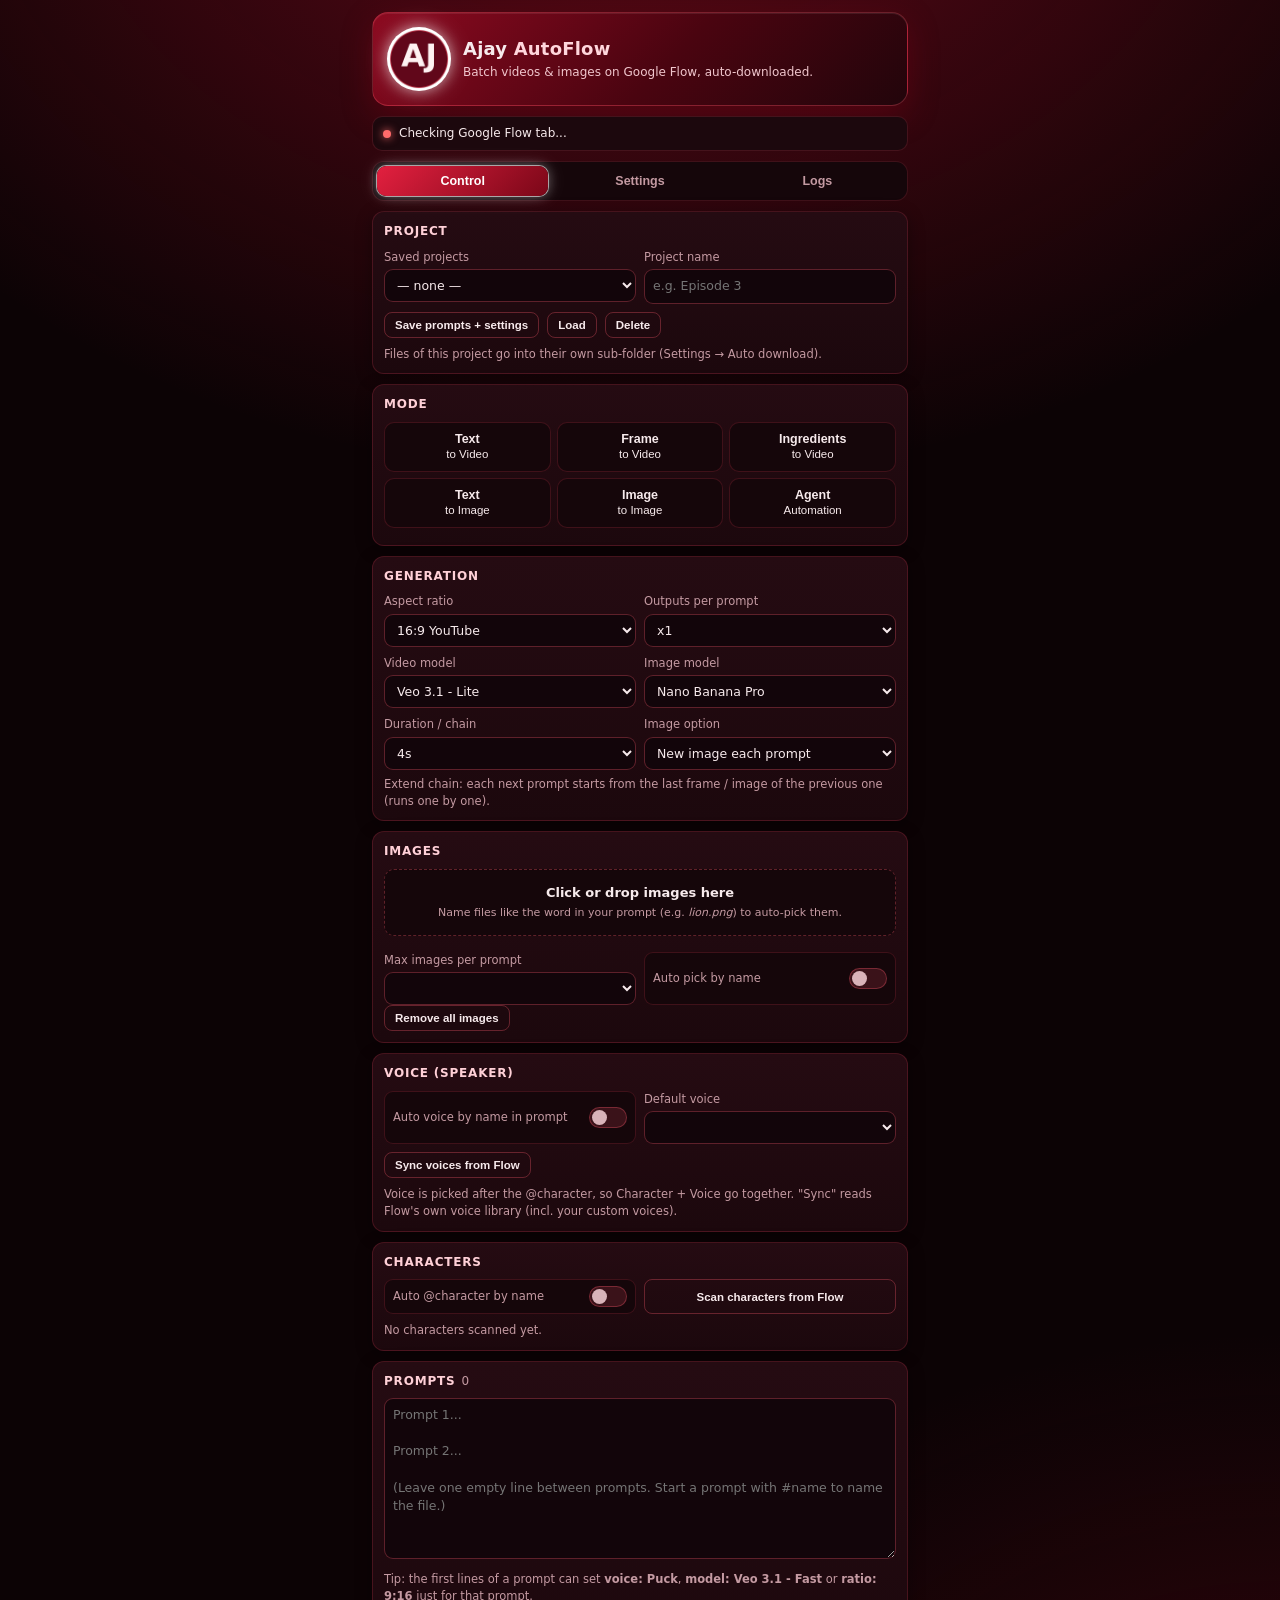
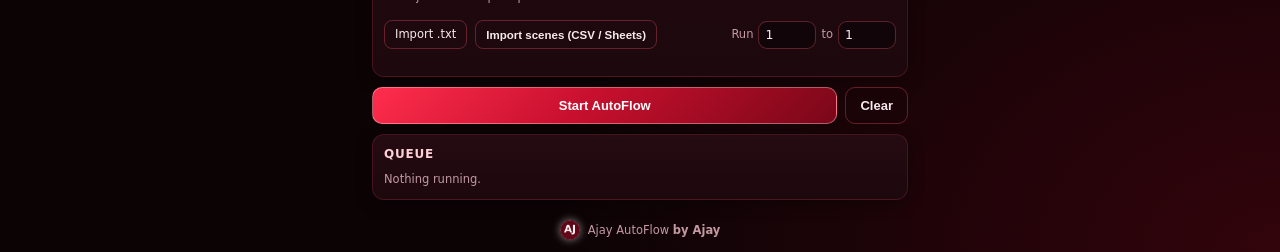
<file: sidepanel/index.html>
<!doctype html>
<html lang="en">
<head>
  <meta charset="UTF-8" />
  <meta name="viewport" content="width=device-width, initial-scale=1.0" />
  <title>Ajay AutoFlow</title>
  <link rel="icon" href="../icons/icon32.png" />
  <link rel="stylesheet" href="style.css" />
</head>
<body>
  <div id="app">
    <!-- ================= HEADER ================= -->
    <header class="hero">
      <div class="hero-row">
        <div class="avatar-wrap"><img class="avatar" src="../assets/avatar.png" alt="Ajay logo" /></div>
        <div class="hero-text">
          <h1>Ajay <span>AutoFlow</span></h1>
          <p>Batch videos &amp; images on Google Flow, auto-downloaded.</p>
        </div>
      </div>
      <div class="social hidden" id="brandSocialHeader">
        <a class="soc yt hidden" id="brandYouTubeHeader" target="_blank" rel="noopener noreferrer">
          <svg viewBox="0 0 24 24" aria-hidden="true"><path fill="currentColor" d="M23.5 6.2a3 3 0 0 0-2.1-2.1C19.5 3.6 12 3.6 12 3.6s-7.5 0-9.4.5A3 3 0 0 0 .5 6.2 31 31 0 0 0 0 12a31 31 0 0 0 .5 5.8 3 3 0 0 0 2.1 2.1c1.9.5 9.4.5 9.4.5s7.5 0 9.4-.5a3 3 0 0 0 2.1-2.1A31 31 0 0 0 24 12a31 31 0 0 0-.5-5.8zM9.6 15.6V8.4l6.3 3.6-6.3 3.6z"/></svg>
          YouTube
        </a>
        <a class="soc fb hidden" id="brandFacebookHeader" target="_blank" rel="noopener noreferrer">
          <svg viewBox="0 0 24 24" aria-hidden="true"><path fill="currentColor" d="M13.7 23v-9.9H17l.5-3.8h-3.8V6.9c0-1.1.3-1.9 1.9-1.9h2V1.6c-.35-.04-1.55-.16-2.95-.16-2.93 0-4.93 1.79-4.93 5.07v2.82H6.4v3.8h3.32V23h3.98z"/></svg>
          Facebook
        </a>
      </div>
    </header>

    <!-- ================= PAGE STATUS ================= -->
    <div id="pageStatus" class="page-status off">
      <span class="dot"></span><span id="pageStatusText">Checking Google Flow tab...</span>
      <button id="openFlowBtn" class="btn tiny ghost hidden">Open Google Flow</button>
    </div>

    <!-- ================= TABS ================= -->
    <nav class="tabs">
      <button class="tab active" data-tab="control">Control</button>
      <button class="tab" data-tab="settings">Settings</button>
      <button class="tab" data-tab="logs">Logs <span id="logBadge" class="badge hidden">0</span></button>
    </nav>

    <!-- ================= CONTROL ================= -->
    <section id="tab-control" class="tab-panel active">
      <!-- unfinished run found after a crash / closed browser -->
      <div class="card resume-card hidden" id="resumeCard">
        <div class="card-title" data-i18n="resumeTitle">Unfinished run found</div>
        <p class="hint" id="resumeText"></p>
        <div class="row-gap">
          <button class="btn tiny primary" id="resumeRunBtn" data-i18n="resumeBtn">Resume where it stopped</button>
          <button class="btn tiny ghost" id="discardRunBtn" data-i18n="discardBtn">Discard</button>
        </div>
      </div>

      <!-- saved projects -->
      <div class="card">
        <div class="card-title" data-i18n="projectsTitle">Project</div>
        <div class="grid2">
          <label class="field"><span data-i18n="projectLoad">Saved projects</span>
            <select id="projectSelect"><option value="">— none —</option></select>
          </label>
          <label class="field"><span data-i18n="projectName">Project name</span>
            <input type="text" id="projectName" maxlength="60" placeholder="e.g. Episode 3" />
          </label>
        </div>
        <div class="row-gap">
          <button class="btn tiny ghost" id="projectSaveBtn" data-i18n="projectSave">Save prompts + settings</button>
          <button class="btn tiny ghost" id="projectLoadBtn" data-i18n="projectLoadBtn">Load</button>
          <button class="btn tiny ghost" id="projectDeleteBtn" data-i18n="projectDelete">Delete</button>
        </div>
        <p class="hint" id="projectHint" data-i18n="projectHint">Files of this project go into their own sub-folder (Settings → Auto download).</p>
      </div>

      <div class="card">
        <div class="card-title">Mode</div>
        <div class="modes" id="modes">
          <button class="chip" data-mode="textToVideo"><b>Text</b> to Video</button>
          <button class="chip" data-mode="imageToVideo"><b>Frame</b> to Video</button>
          <button class="chip" data-mode="componentsToVideo"><b>Ingredients</b> to Video</button>
          <button class="chip" data-mode="textToImage"><b>Text</b> to Image</button>
          <button class="chip" data-mode="imageToImage"><b>Image</b> to Image</button>
          <button class="chip" data-mode="agentAutomation"><b>Agent</b> Automation</button>
        </div>
        <p class="hint" id="modeHint"></p>
        <div id="agentTypeRow" class="seg hidden">
          <button class="seg-btn" data-agent="agentAutomationToImage">Create images</button>
          <button class="seg-btn" data-agent="agentAutomationToVideo">Create videos</button>
        </div>
      </div>

      <div class="card">
        <div class="card-title">Generation</div>
        <div class="grid2">
          <label class="field"><span>Aspect ratio</span>
            <select id="q_aspectRatio" data-setting="aspectRatio">
              <option value="16:9">16:9 YouTube</option>
              <option value="9:16">9:16 Shorts / Reels</option>
              <option value="square">Square</option>
              <option value="portrait">Portrait</option>
              <option value="landscape">Landscape</option>
            </select>
          </label>
          <label class="field"><span>Outputs per prompt</span>
            <select id="q_outputCount" data-setting="outputCount">
              <option value="1">x1</option><option value="2">x2</option><option value="3">x3</option><option value="4">x4</option>
            </select>
          </label>
          <label class="field video-only"><span>Video model</span>
            <select id="q_model" data-setting="model">
              <option value="Veo 3.1 - Lite">Veo 3.1 - Lite</option>
              <option value="Veo 3.1 - Fast">Veo 3.1 - Fast</option>
              <option value="Veo 3.1 - Quality">Veo 3.1 - Quality</option>
              <option value="Omni 1.1 Flash">Omni 1.1 Flash (Omni Flash)</option>
            </select>
          </label>
          <label class="field image-only"><span>Image model</span>
            <select id="q_imageModel" data-setting="imageModel">
              <option value="Nano Banana Pro">Nano Banana Pro</option>
              <option value="Nano Banana 2.1">Nano Banana 2.1</option>
              <option value="Nano Banana 2.1 Light">Nano Banana 2.1 Light</option>
            </select>
          </label>
          <label class="field video-only"><span>Duration / chain</span>
            <select id="q_defaultVideoOption" data-setting="defaultVideoOption">
              <option value="4s">4s</option><option value="6s">6s</option><option value="8s">8s</option><option value="10s">10s</option>
              <option value="4s-concat">4s + extend chain</option><option value="6s-concat">6s + extend chain</option>
              <option value="8s-concat">8s + extend chain</option><option value="10s-concat">10s + extend chain</option>
            </select>
          </label>
          <label class="field image-only"><span>Image option</span>
            <select id="q_defaultImageOption" data-setting="defaultImageOption">
              <option value="new-image">New image each prompt</option>
              <option value="new-image-concat">Chain: edit previous image</option>
            </select>
          </label>
        </div>
        <p class="hint" id="chainHint">Extend chain: each next prompt starts from the last frame / image of the previous one (runs one by one).</p>
      </div>

      <!-- images -->
      <div class="card" id="imagesCard">
        <div class="card-title">Images <span class="muted" id="imgCount"></span></div>
        <label class="drop" id="dropZone">
          <input type="file" id="imageInput" multiple accept="image/*" />
          <span>Click or drop images here</span>
          <small id="dropHint">Name files like the word in your prompt (e.g. <i>lion.png</i>) to auto-pick them.</small>
        </label>
        <div class="thumbs" id="thumbs"></div>
        <div class="grid2">
          <label class="field"><span>Max images per prompt</span>
            <select id="maxImagesPerPrompt"></select>
          </label>
          <div class="field toggle-field">
            <span>Auto pick by name</span>
            <label class="switch"><input type="checkbox" id="autoAddCharacterImages" data-setting="autoAddCharacterImages" /><i></i></label>
          </div>
        </div>
        <button class="btn tiny ghost" id="clearImagesBtn">Remove all images</button>
      </div>

      <!-- voice -->
      <div class="card" id="voiceCard">
        <div class="card-title">Voice (speaker)</div>
        <div class="grid2">
          <div class="field toggle-field">
            <span>Auto voice by name in prompt</span>
            <label class="switch"><input type="checkbox" id="autoAddVoiceBySpeaker" data-setting="autoAddVoiceBySpeaker" /><i></i></label>
          </div>
          <label class="field"><span>Default voice</span>
            <select id="defaultSpeaker" data-setting="defaultSpeaker"></select>
          </label>
        </div>
        <div class="row-gap">
          <button class="btn tiny ghost" id="scanVoicesBtn">Sync voices from Flow</button>
          <span class="muted small" id="voiceCount"></span>
        </div>
        <p class="hint">Voice is picked after the @character, so Character + Voice go together. "Sync" reads Flow's own voice library (incl. your custom voices).</p>
      </div>

      <!-- characters -->
      <div class="card" id="charCard">
        <div class="card-title">Characters</div>
        <div class="grid2">
          <div class="field toggle-field">
            <span>Auto @character by name</span>
            <label class="switch"><input type="checkbox" id="enableCharacterControl" data-setting="enableCharacterControl" /><i></i></label>
          </div>
          <button class="btn tiny ghost" id="scanCharsBtn">Scan characters from Flow</button>
        </div>
        <div class="char-list" id="charList"><span class="muted small">No characters scanned yet.</span></div>
      </div>

      <!-- prompts -->
      <div class="card">
        <div class="card-title">Prompts <span class="muted" id="promptCount">0</span></div>
        <textarea id="prompts" rows="8" placeholder="Prompt 1...&#10;&#10;Prompt 2...&#10;&#10;(Leave one empty line between prompts. Start a prompt with #name to name the file.)"></textarea>
        <p class="hint" data-i18n="metaHint">Tip: the first lines of a prompt can set <b>voice: Puck</b>, <b>model: Veo 3.1 - Fast</b> or <b>ratio: 9:16</b> just for that prompt.</p>
        <div class="row-between">
          <div class="row-gap">
            <label class="file-btn">Import .txt<input type="file" id="txtInput" accept=".txt,text/plain" /></label>
            <button class="btn tiny ghost" id="openImportBtn" data-i18n="importScenes">Import scenes (CSV / Sheets)</button>
          </div>
          <div class="range">
            <span>Run</span>
            <input type="number" id="rangeFrom" min="1" value="1" />
            <span>to</span>
            <input type="number" id="rangeTo" min="1" value="1" />
          </div>
        </div>
        <!-- scene import -->
        <div class="import-box hidden" id="importBox">
          <p class="hint" data-i18n="importHint">Paste a table from Google Sheets or a CSV. First row = column names. Known columns: <b>tag</b> (or timecode), <b>prompt</b>, <b>character</b>, <b>voice</b>, <b>model</b>, <b>ratio</b>. Any other column can be used in the template as {column}.</p>
          <textarea id="importText" rows="6" placeholder="tag	prompt	character	voice&#10;0:00	Wide shot of a busy Bengaluru street at dawn	Ravi	Puck&#10;0:08	Ravi buys filter coffee and smiles	Ravi	Puck"></textarea>
          <label class="field"><span data-i18n="templateLabel">Template (optional)</span>
            <input type="text" id="importTemplate" placeholder="{character} {action}, cinematic, warm light, 9:16" />
          </label>
          <div class="row-between">
            <label class="file-btn">Open .csv<input type="file" id="csvInput" accept=".csv,.tsv,text/csv,text/plain" /></label>
            <span class="muted small" id="importPreview"></span>
          </div>
          <div class="row-gap">
            <button class="btn tiny primary" id="importReplaceBtn" data-i18n="importReplace">Replace prompts</button>
            <button class="btn tiny ghost" id="importAppendBtn" data-i18n="importAppend">Add to the end</button>
            <button class="btn tiny ghost" id="importCloseBtn" data-i18n="close">Close</button>
          </div>
        </div>
        <div class="prompt-list" id="promptList"></div>
      </div>

      <div class="actions">
        <button class="btn primary" id="startBtn">Start AutoFlow</button>
        <button class="btn ghost hidden" id="pauseBtn">Pause</button>
        <button class="btn danger hidden" id="stopBtn">Stop</button>
        <button class="btn ghost" id="clearBtn">Clear</button>
      </div>

      <div class="card" id="progressCard">
        <div class="card-title">Queue</div>
        <div id="queueEmpty" class="muted small">Nothing running.</div>
        <div id="queueBox" class="hidden">
          <div class="row-between small"><span id="queueStatus">-</span><span id="queueCount">0/0</span></div>
          <div class="bar"><i id="queueBar"></i></div>
          <div class="row-between small"><span id="currentLine" class="muted">-</span><span id="currentPct" class="muted"></span></div>
          <div class="small muted" id="queueEta"></div>
        </div>
      </div>

      <!-- run report -->
      <div class="card hidden" id="reportCard">
        <div class="card-title" data-i18n="reportTitle">Run report</div>
        <div class="small" id="reportSummary"></div>
        <div class="report" id="reportTable"></div>
        <div class="row-gap">
          <button class="btn tiny primary hidden" id="retryFailedBtn" data-i18n="retryFailed">Retry failed only</button>
          <button class="btn tiny ghost" id="exportReportBtn" data-i18n="exportCsv">Export shot list (CSV)</button>
          <button class="btn tiny ghost" id="saveCaptionsBtn" data-i18n="saveCaptions">Save caption files</button>
        </div>
      </div>
    </section>

    <!-- ================= SETTINGS ================= -->
    <section id="tab-settings" class="tab-panel">
      <div class="card">
        <div class="card-title">Ajay's social channels</div>
        <p class="hint">Paste your own channel/page links. The YouTube and Facebook buttons appear automatically when a valid link is saved. No original creator links are included.</p>
        <div class="brand-fields">
          <label class="field"><span>Your YouTube channel URL</span><input id="brandYoutubeInput" data-setting="socialYouTubeUrl" type="url" placeholder="https://www.youtube.com/@YourChannel" /></label>
          <p class="hint brand-feedback" id="youtubeLinkStatus"></p>
          <label class="field"><span>Your Facebook page URL</span><input id="brandFacebookInput" data-setting="socialFacebookUrl" type="url" placeholder="https://www.facebook.com/YourPage" /></label>
          <p class="hint brand-feedback" id="facebookLinkStatus"></p>
        </div>
      </div>
      <div class="card">
        <div class="card-title">Speed &amp; retries</div>
        <div class="grid2">
          <label class="field"><span>Prompts at the same time</span>
            <select data-setting="concurrentPrompts"><option>1</option><option>2</option><option>3</option><option>4</option><option>5</option></select>
          </label>
          <label class="field"><span>Agent outputs per prompt</span>
            <select data-setting="agentOutputCount"><option>1</option><option>2</option><option>3</option><option>4</option></select>
          </label>
          <label class="field"><span>Delay min (sec)</span><input type="number" min="0" max="600" data-setting="promptDelaySecondsMin" /></label>
          <label class="field"><span>Delay max (sec)</span><input type="number" min="0" max="600" data-setting="promptDelaySecondsMax" /></label>
          <label class="field"><span>Max retries</span><input type="number" min="0" max="20" data-setting="maxRetries" /></label>
          <div class="field toggle-field"><span>Zoom out Flow while running</span>
            <label class="switch"><input type="checkbox" data-setting="zoomOutWhileRunning" /><i></i></label>
          </div>
        </div>
      </div>

      <div class="card">
        <div class="card-title">Auto download</div>
        <div class="grid2">
          <label class="field"><span>Video quality</span>
            <select data-setting="autoDownloadVideoQuality">
              <option value="no-download">No download</option><option value="720">720p (fast)</option><option value="1080">1080p (upscale)</option><option value="4k">4K (upscale)</option>
            </select>
          </label>
          <label class="field"><span>Image quality</span>
            <select data-setting="autoDownloadImageQuality">
              <option value="no-download">No download</option><option value="1k">1K (fast)</option><option value="2k">2K (upscale)</option><option value="4k">4K (upscale)</option>
            </select>
          </label>
          <label class="field"><span>Save to folder</span><input type="text" placeholder="e.g. ajay-autoflow" data-setting="folderName" /></label>
          <div class="field toggle-field"><span>Auto rename files</span>
            <label class="switch"><input type="checkbox" data-setting="autoChangeFileName" /><i></i></label>
          </div>
          <label class="field span2"><span>File naming</span>
            <select data-setting="fileNamingSystem">
              <option value="prompt_tag">Prompt Tag + time code (0-00.png, 0-04.mp4 from #tag)</option>
              <option value="simple">Simple (1 image.png, 1 video.mp4, ...)</option>
            </select>
          </label>
        </div>
        <div class="grid2">
          <div class="field toggle-field"><span data-i18n="subfolderSetting">Sub-folder per project</span>
            <label class="switch"><input type="checkbox" data-setting="projectSubfolder" /><i></i></label>
          </div>
          <div class="field toggle-field"><span data-i18n="captionSetting">Caption .txt with each clip</span>
            <label class="switch"><input type="checkbox" data-setting="writeCaptions" /><i></i></label>
          </div>
        </div>
        <p class="hint">Files go into Downloads/&lt;folder&gt;. Turn OFF "Ask where to save each file" in Chrome so downloads run automatically.</p>
        <button class="btn tiny ghost" id="openDlSettings">Open Chrome download settings</button>
      </div>

      <div class="card">
        <div class="card-title" data-i18n="alertsTitle">When a batch finishes</div>
        <div class="grid2">
          <div class="field toggle-field"><span data-i18n="notifySetting">Desktop notification</span>
            <label class="switch"><input type="checkbox" data-setting="notifyOnDone" /><i></i></label>
          </div>
          <div class="field toggle-field"><span data-i18n="soundSetting">Play a sound</span>
            <label class="switch"><input type="checkbox" data-setting="notifySound" /><i></i></label>
          </div>
        </div>
      </div>

      <div class="card">
        <div class="card-title" data-i18n="languageTitle">Language</div>
        <label class="field"><span data-i18n="languageLabel">Panel language</span>
          <select data-setting="uiLang">
            <option value="en">English</option>
            <option value="hi">Hinglish (Roman Hindi)</option>
          </select>
        </label>
      </div>

      <div class="card">
        <div class="card-title" data-i18n="selfCheckTitle">Self-check</div>
        <p class="hint" data-i18n="selfCheckHint">After a Google Flow update, check which buttons AutoFlow can still find. Open a Flow project first.</p>
        <button class="btn tiny ghost" id="selfCheckBtn" data-i18n="selfCheckBtn">Check Flow page</button>
        <div class="report" id="selfCheckResult"></div>
      </div>

      <div class="card">
        <div class="card-title">Advanced: custom selectors</div>
        <p class="hint">Only needed if Google changes the Flow interface. Paste JSON like {"submitButton": "..."} to override a selector.</p>
        <textarea id="customSelectors" rows="5" placeholder='{ }'></textarea>
        <div class="row-gap">
          <button class="btn tiny ghost" id="saveSelectors">Save selectors</button>
          <button class="btn tiny ghost" id="resetSelectors">Clear</button>
        </div>
      </div>

      <div class="actions">
        <button class="btn ghost" id="resetSettings">Reset all settings</button>
      </div>
      <p class="hint center" id="savedNote">Settings save automatically.</p>
    </section>

    <!-- ================= LOGS ================= -->
    <section id="tab-logs" class="tab-panel">
      <div class="row-gap">
        <button class="btn tiny ghost" id="copyLogs">Copy logs</button>
        <button class="btn tiny ghost" id="clearLogs">Clear</button>
      </div>
      <div class="logs" id="logs"></div>
    </section>

    <footer class="foot">
      <img src="../assets/avatar.png" alt="" class="mini-avatar" />
      <span>Ajay AutoFlow <b>by Ajay</b></span>
      <a id="brandYouTubeFooter" class="hidden" target="_blank" rel="noopener noreferrer">YouTube</a>
      <a id="brandFacebookFooter" class="hidden" target="_blank" rel="noopener noreferrer">Facebook</a>
    </footer>
  </div>

  <div id="toast" class="toast hidden"></div>
  <script src="app.js"></script>
  <script src="extras.js"></script>
</body>
</html>
</file>
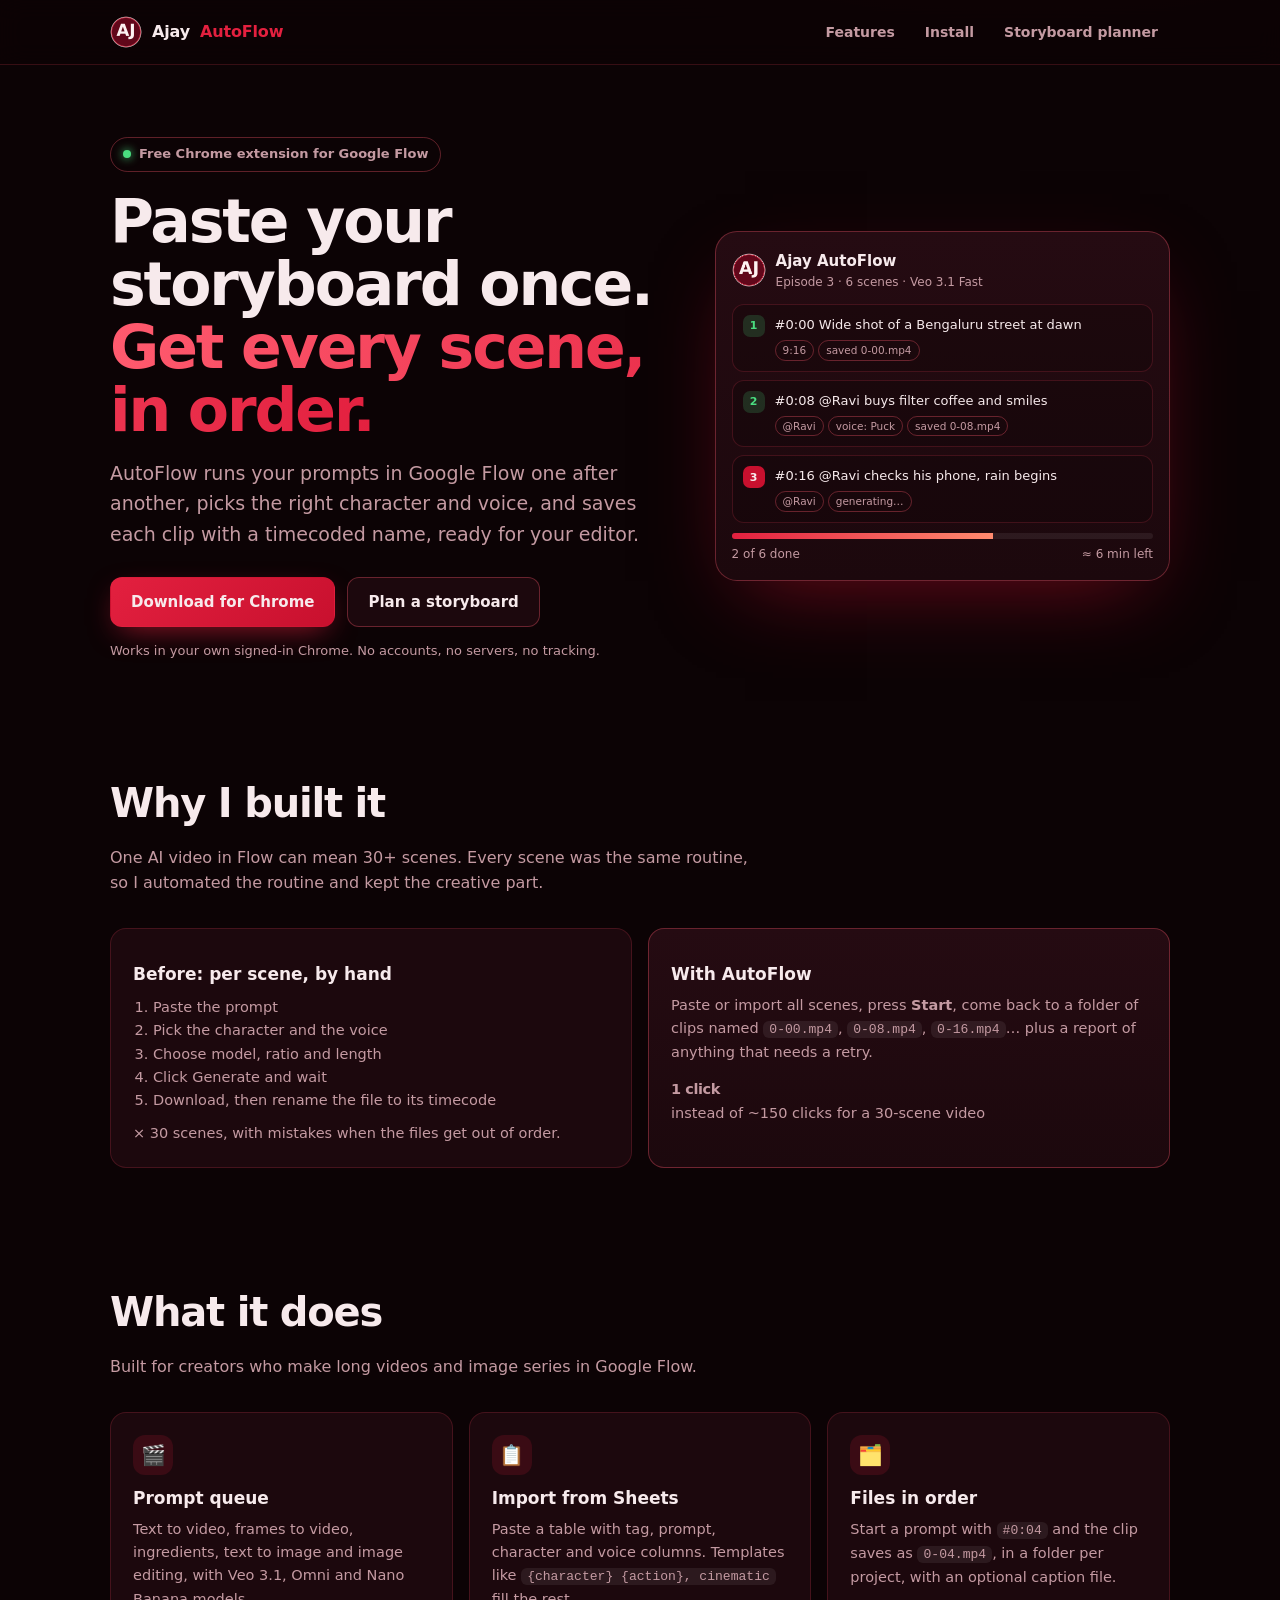
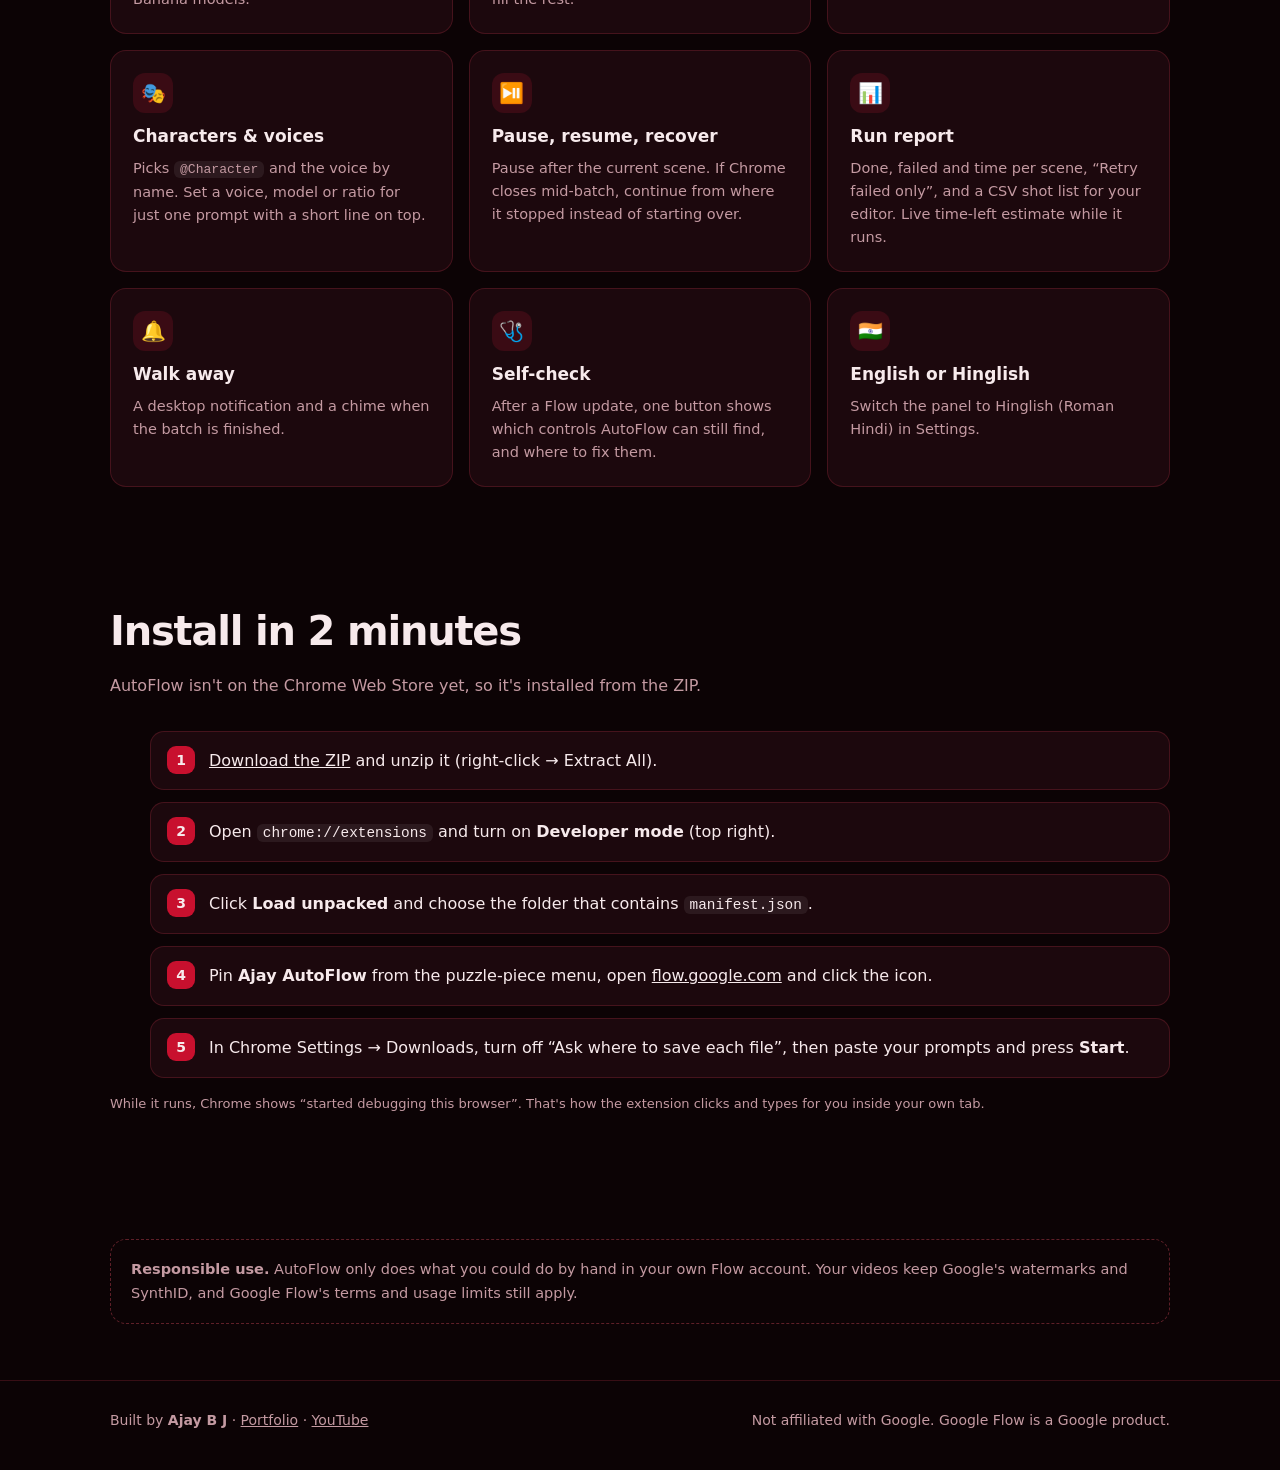
<file: site/index.html>
<!doctype html>
<html lang="en">
<head>
  <meta charset="UTF-8" />
  <meta name="viewport" content="width=device-width, initial-scale=1.0" />
  <title>Ajay AutoFlow: batch-run Google Flow prompts</title>
  <meta name="description" content="A free Chrome extension that runs your Google Flow prompts one after another and saves every clip with a clean, timecoded file name." />
  <meta name="theme-color" content="#0c0305" />
  <link rel="icon" href="assets/icon128.png" />
  <meta property="og:title" content="Ajay AutoFlow" />
  <meta property="og:description" content="Paste your storyboard once. AutoFlow generates every scene in Google Flow and saves the files in order." />
  <link rel="stylesheet" href="style.css" />
</head>
<body>
  <nav class="nav">
    <div class="wrap">
      <a class="brand" href="./"><img src="assets/icon128.png" alt="" />Ajay <span>AutoFlow</span></a>
      <div class="nav-links">
        <a href="#features" class="hide-sm">Features</a>
        <a href="#install" class="hide-sm">Install</a>
        <a href="planner.html">Storyboard planner</a>
      </div>
    </div>
  </nav>

  <main>
    <div class="wrap hero">
      <div>
        <span class="eyebrow"><i></i> Free Chrome extension for Google Flow</span>
        <h1>Paste your storyboard once. <em>Get every scene, in order.</em></h1>
        <p class="lead">AutoFlow runs your prompts in Google Flow one after another, picks the right character and voice, and saves each clip with a timecoded name, ready for your editor.</p>
        <div class="cta">
          <a class="btn primary" href="downloads/ajay-autoflow.zip" download>Download for Chrome</a>
          <a class="btn" href="planner.html">Plan a storyboard</a>
        </div>
        <p class="note">Works in your own signed-in Chrome. No accounts, no servers, no tracking.</p>
      </div>
      <div class="mock" aria-label="Example of the AutoFlow side panel">
        <div class="mock-head"><img src="assets/icon128.png" alt="" /><div><b>Ajay AutoFlow</b><small>Episode 3 · 6 scenes · Veo 3.1 Fast</small></div></div>
        <div class="mock-row done"><span class="n">1</span><div>#0:00 Wide shot of a Bengaluru street at dawn<div class="tags"><span class="tag">9:16</span><span class="tag">saved 0-00.mp4</span></div></div></div>
        <div class="mock-row done"><span class="n">2</span><div>#0:08 @Ravi buys filter coffee and smiles<div class="tags"><span class="tag">@Ravi</span><span class="tag">voice: Puck</span><span class="tag">saved 0-08.mp4</span></div></div></div>
        <div class="mock-row run"><span class="n">3</span><div>#0:16 @Ravi checks his phone, rain begins<div class="tags"><span class="tag">@Ravi</span><span class="tag">generating…</span></div></div></div>
        <div class="bar"><i></i></div>
        <div class="mock-foot"><span>2 of 6 done</span><span>≈ 6 min left</span></div>
      </div>
    </div>

    <section>
      <div class="wrap">
        <h2>Why I built it</h2>
        <p class="sub">One AI video in Flow can mean 30+ scenes. Every scene was the same routine, so I automated the routine and kept the creative part.</p>
        <div class="problem">
          <div class="card">
            <h3>Before: per scene, by hand</h3>
            <ol>
              <li>Paste the prompt</li>
              <li>Pick the character and the voice</li>
              <li>Choose model, ratio and length</li>
              <li>Click Generate and wait</li>
              <li>Download, then rename the file to its timecode</li>
            </ol>
            <p style="margin-top:10px">× 30 scenes, with mistakes when the files get out of order.</p>
          </div>
          <div class="card after">
            <h3>With AutoFlow</h3>
            <p>Paste or import all scenes, press <b>Start</b>, come back to a folder of clips named <code>0-00.mp4</code>, <code>0-08.mp4</code>, <code>0-16.mp4</code>… plus a report of anything that needs a retry.</p>
            <p class="big" style="margin-top:14px">1 click</p>
            <p>instead of ~150 clicks for a 30-scene video</p>
          </div>
        </div>
      </div>
    </section>

    <section id="features">
      <div class="wrap">
        <h2>What it does</h2>
        <p class="sub">Built for creators who make long videos and image series in Google Flow.</p>
        <div class="grid">
          <div class="card"><div class="ico">🎬</div><h3>Prompt queue</h3><p>Text to video, frames to video, ingredients, text to image and image editing, with Veo 3.1, Omni and Nano Banana models.</p></div>
          <div class="card"><div class="ico">📋</div><h3>Import from Sheets</h3><p>Paste a table with tag, prompt, character and voice columns. Templates like <code>{character} {action}, cinematic</code> fill the rest.</p></div>
          <div class="card"><div class="ico">🗂️</div><h3>Files in order</h3><p>Start a prompt with <code>#0:04</code> and the clip saves as <code>0-04.mp4</code>, in a folder per project, with an optional caption file.</p></div>
          <div class="card"><div class="ico">🎭</div><h3>Characters & voices</h3><p>Picks <code>@Character</code> and the voice by name. Set a voice, model or ratio for just one prompt with a short line on top.</p></div>
          <div class="card"><div class="ico">⏯️</div><h3>Pause, resume, recover</h3><p>Pause after the current scene. If Chrome closes mid-batch, continue from where it stopped instead of starting over.</p></div>
          <div class="card"><div class="ico">📊</div><h3>Run report</h3><p>Done, failed and time per scene, “Retry failed only”, and a CSV shot list for your editor. Live time-left estimate while it runs.</p></div>
          <div class="card"><div class="ico">🔔</div><h3>Walk away</h3><p>A desktop notification and a chime when the batch is finished.</p></div>
          <div class="card"><div class="ico">🩺</div><h3>Self-check</h3><p>After a Flow update, one button shows which controls AutoFlow can still find, and where to fix them.</p></div>
          <div class="card"><div class="ico">🇮🇳</div><h3>English or Hinglish</h3><p>Switch the panel to Hinglish (Roman Hindi) in Settings.</p></div>
        </div>
      </div>
    </section>

    <section id="install">
      <div class="wrap">
        <h2>Install in 2 minutes</h2>
        <p class="sub">AutoFlow isn't on the Chrome Web Store yet, so it's installed from the ZIP.</p>
        <ol class="steps">
          <li><a href="downloads/ajay-autoflow.zip" download>Download the ZIP</a> and unzip it (right-click → Extract All).</li>
          <li>Open <code>chrome://extensions</code> and turn on <b>Developer mode</b> (top right).</li>
          <li>Click <b>Load unpacked</b> and choose the folder that contains <code>manifest.json</code>.</li>
          <li>Pin <b>Ajay AutoFlow</b> from the puzzle-piece menu, open <a href="https://flow.google.com" target="_blank" rel="noopener">flow.google.com</a> and click the icon.</li>
          <li>In Chrome Settings → Downloads, turn off “Ask where to save each file”, then paste your prompts and press <b>Start</b>.</li>
        </ol>
        <p class="note">While it runs, Chrome shows “started debugging this browser”. That's how the extension clicks and types for you inside your own tab.</p>
      </div>
    </section>

    <section>
      <div class="wrap">
        <div class="callout">
          <b>Responsible use.</b> AutoFlow only does what you could do by hand in your own Flow account. Your videos keep Google's watermarks and SynthID, and Google Flow's terms and usage limits still apply.
        </div>
      </div>
    </section>
  </main>

  <footer>
    <div class="wrap">
      <span>Built by <b>Ajay B J</b> · <a href="https://ajay-bj-portfolio.netlify.app" target="_blank" rel="noopener">Portfolio</a> · <a href="https://www.youtube.com/@ExploreX-00" target="_blank" rel="noopener">YouTube</a></span>
      <span>Not affiliated with Google. Google Flow is a Google product.</span>
    </div>
  </footer>
</body>
</html>
</file>
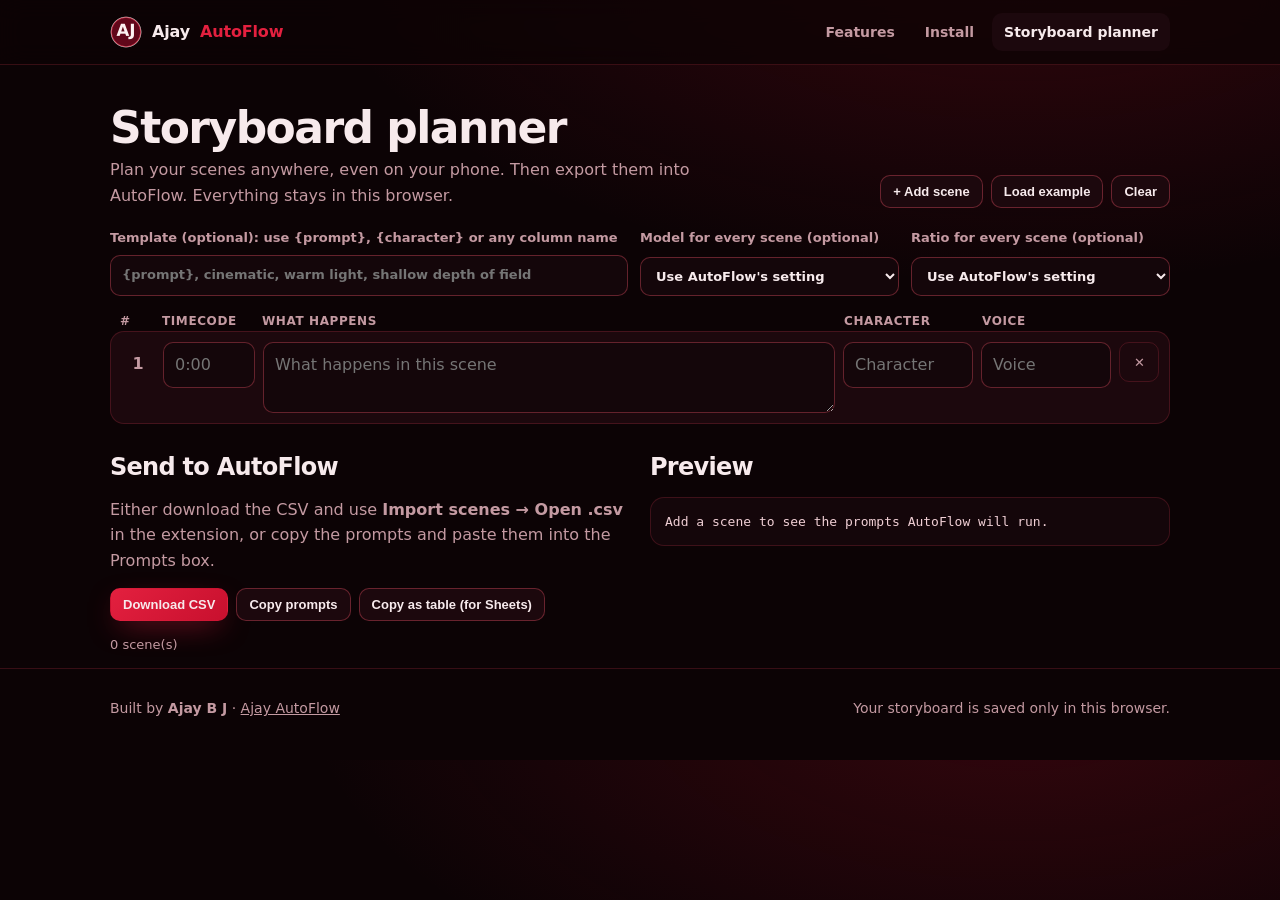
<file: site/planner.html>
<!doctype html>
<html lang="en">
<head>
  <meta charset="UTF-8" />
  <meta name="viewport" content="width=device-width, initial-scale=1.0" />
  <title>Storyboard planner · Ajay AutoFlow</title>
  <meta name="description" content="Plan your Google Flow scenes in a table and export them straight into the AutoFlow extension." />
  <meta name="theme-color" content="#0c0305" />
  <link rel="icon" href="assets/icon128.png" />
  <link rel="stylesheet" href="style.css" />
</head>
<body>
  <nav class="nav">
    <div class="wrap">
      <a class="brand" href="./"><img src="assets/icon128.png" alt="" />Ajay <span>AutoFlow</span></a>
      <div class="nav-links">
        <a href="./#features" class="hide-sm">Features</a>
        <a href="./#install" class="hide-sm">Install</a>
        <a href="planner.html" class="active">Storyboard planner</a>
      </div>
    </div>
  </nav>

  <main class="wrap">
    <div class="planner-head">
      <div>
        <h1>Storyboard planner</h1>
        <p class="sub" style="margin:0">Plan your scenes anywhere, even on your phone. Then export them into AutoFlow. Everything stays in this browser.</p>
      </div>
      <div class="toolbar">
        <button class="btn small" id="addRow">+ Add scene</button>
        <button class="btn small" id="sample">Load example</button>
        <button class="btn small" id="clearAll">Clear</button>
      </div>
    </div>

    <div class="settings-row">
      <label class="field">Template (optional): use {prompt}, {character} or any column name
        <input id="template" placeholder="{prompt}, cinematic, warm light, shallow depth of field" />
      </label>
      <label class="field">Model for every scene (optional)
        <select id="model">
          <option value="">Use AutoFlow's setting</option>
          <option>Veo 3.1 - Lite</option><option>Veo 3.1 - Fast</option><option>Veo 3.1 - Quality</option><option>Omni 1.1 Flash</option>
          <option>Nano Banana Pro</option><option>Nano Banana 2.1</option><option>Nano Banana 2.1 Light</option>
        </select>
      </label>
      <label class="field">Ratio for every scene (optional)
        <select id="ratio">
          <option value="">Use AutoFlow's setting</option><option>16:9</option><option>9:16</option><option>square</option><option>portrait</option><option>landscape</option>
        </select>
      </label>
    </div>

    <div class="scene-labels"><span>#</span><span>Timecode</span><span>What happens</span><span>Character</span><span>Voice</span><span></span></div>
    <div class="scenes" id="scenes"></div>

    <div class="two">
      <div>
        <h2 style="font-size:24px">Send to AutoFlow</h2>
        <p class="sub" style="margin-bottom:14px">Either download the CSV and use <b>Import scenes → Open .csv</b> in the extension, or copy the prompts and paste them into the Prompts box.</p>
        <div class="toolbar">
          <button class="btn primary small" id="downloadCsv">Download CSV</button>
          <button class="btn small" id="copyPrompts">Copy prompts</button>
          <button class="btn small" id="copyTable">Copy as table (for Sheets)</button>
        </div>
        <p class="note" id="stats"></p>
      </div>
      <div>
        <h2 style="font-size:24px">Preview</h2>
        <div class="preview" id="preview">Add a scene to see the prompts AutoFlow will run.</div>
      </div>
    </div>
  </main>

  <footer>
    <div class="wrap">
      <span>Built by <b>Ajay B J</b> · <a href="./">Ajay AutoFlow</a></span>
      <span>Your storyboard is saved only in this browser.</span>
    </div>
  </footer>

  <div class="toast" id="toast" role="status" aria-live="polite"></div>
  <script src="planner.js"></script>
</body>
</html>
</file>
<file: sidepanel/style.css>
/* Ajay AutoFlow - deep red dark theme */
:root {
  --bg: #0c0305;
  --bg2: #15060a;
  --card: #1c080d;
  --card2: #250b12;
  --line: rgba(255, 70, 95, 0.18);
  --line2: rgba(255, 90, 110, 0.32);
  --red: #c8102e;
  --red2: #e3203f;
  --red-deep: #7a0718;
  --text: #f7eaec;
  --muted: #c49aa2;
  --ok: #4ade80;
  --warn: #fbbf24;
  --err: #ff6b6b;
  --glow: 0 0 0 1px rgba(255, 255, 255, 0.55), 0 0 12px rgba(255, 255, 255, 0.35), 0 0 24px rgba(255, 255, 255, 0.12);
  --glow-soft: 0 0 0 1px rgba(255, 255, 255, 0.28), 0 0 10px rgba(255, 255, 255, 0.18);
  --radius: 12px;
}
* { box-sizing: border-box; }
html, body { margin: 0; padding: 0; background: var(--bg); color: var(--text); }
body {
  font: 13px/1.45 "Segoe UI", system-ui, -apple-system, Roboto, Arial, sans-serif;
  background:
    radial-gradient(120% 60% at 50% -10%, rgba(200, 16, 46, 0.45), transparent 60%),
    radial-gradient(80% 40% at 100% 100%, rgba(122, 7, 24, 0.35), transparent 70%),
    var(--bg);
  min-height: 100vh;
}
#app { padding: 12px 12px 8px; max-width: 560px; margin: 0 auto; }
.hidden { display: none !important; }
.muted { color: var(--muted); font-weight: 400; }
.small { font-size: 11.5px; }
.center { text-align: center; }

/* ---------- header ---------- */
.hero {
  border-radius: 16px; padding: 14px;
  background: linear-gradient(135deg, #8d0a20 0%, #4a0410 55%, #22050b 100%);
  border: 1px solid var(--line2);
  box-shadow: 0 10px 30px rgba(120, 0, 20, 0.45), inset 0 1px 0 rgba(255, 255, 255, 0.08);
}
.hero-row { display: flex; align-items: center; gap: 12px; }
.avatar-wrap {
  width: 64px; height: 64px; flex: 0 0 64px; border-radius: 50%; padding: 2px;
  background: #fff;
  box-shadow: 0 0 14px rgba(255, 255, 255, 0.55), 0 0 28px rgba(255, 255, 255, 0.2);
}
.avatar { width: 100%; height: 100%; border-radius: 50%; object-fit: cover; display: block; }
.hero-text h1 { margin: 0; font-size: 18px; letter-spacing: 0.2px; font-weight: 800; }
.hero-text h1 span { color: #ffd6dc; font-weight: 600; }
.hero-text p { margin: 2px 0 0; color: #f0c6cd; font-size: 12px; }
.social { display: flex; gap: 8px; margin-top: 12px; }
.soc {
  flex: 1; display: inline-flex; align-items: center; justify-content: center; gap: 6px;
  padding: 7px 8px; border-radius: 10px; text-decoration: none; color: #fff; font-weight: 600; font-size: 12px;
  background: rgba(0, 0, 0, 0.28); border: 1px solid rgba(255, 255, 255, 0.16);
  transition: box-shadow .18s, transform .18s, background .18s;
}
.soc svg { width: 16px; height: 16px; }
.soc.yt svg { color: #ff3b3b; }
.soc.fb svg { color: #7faaff; }
.soc:hover { box-shadow: var(--glow); background: rgba(0, 0, 0, 0.4); transform: translateY(-1px); }

/* ---------- page status ---------- */
.page-status {
  display: flex; align-items: center; gap: 8px; margin: 10px 0 0; padding: 8px 10px;
  border-radius: 10px; background: var(--card); border: 1px solid var(--line); font-size: 12px;
}
.page-status .dot { width: 8px; height: 8px; border-radius: 50%; background: var(--err); box-shadow: 0 0 8px var(--err); }
.page-status.on .dot { background: var(--ok); box-shadow: 0 0 8px var(--ok); }
.page-status button { margin-left: auto; }

/* ---------- tabs ---------- */
.tabs { display: flex; gap: 6px; margin: 10px 0; padding: 4px; background: var(--bg2); border: 1px solid var(--line); border-radius: 12px; }
.tab {
  flex: 1; padding: 8px 6px; border: 0; border-radius: 9px; cursor: pointer;
  background: transparent; color: var(--muted); font-weight: 600; font-size: 12.5px;
  transition: all .18s;
}
.tab:hover { color: #fff; box-shadow: var(--glow-soft); }
.tab.active { color: #fff; background: linear-gradient(135deg, var(--red2), var(--red-deep)); box-shadow: var(--glow); }
.badge { display: inline-block; min-width: 16px; padding: 0 5px; border-radius: 8px; background: #fff; color: var(--red); font-size: 10px; margin-left: 4px; }
.tab-panel { display: none; }
.tab-panel.active { display: block; animation: fade .2s ease; }
@keyframes fade { from { opacity: 0; transform: translateY(3px); } to { opacity: 1; transform: none; } }

/* ---------- cards ---------- */
.card {
  background: linear-gradient(180deg, var(--card2), var(--card));
  border: 1px solid var(--line); border-radius: var(--radius); padding: 11px; margin-bottom: 10px;
  box-shadow: 0 4px 16px rgba(0, 0, 0, 0.35);
}
.card-title { font-weight: 700; font-size: 12px; text-transform: uppercase; letter-spacing: .8px; color: #ffd0d7; margin-bottom: 8px; display: flex; gap: 6px; align-items: baseline; }
.hint { color: var(--muted); font-size: 11.5px; margin: 6px 0 0; }

/* ---------- modes ---------- */
.modes { display: grid; grid-template-columns: repeat(3, 1fr); gap: 6px; }
.chip {
  padding: 9px 4px; border-radius: 10px; cursor: pointer; font-size: 11.5px; color: var(--text);
  background: var(--bg2); border: 1px solid var(--line); transition: all .18s; line-height: 1.25;
}
.chip b { display: block; font-size: 12.5px; }
.chip:hover { box-shadow: var(--glow-soft); border-color: rgba(255, 255, 255, .25); }
.chip.active {
  background: linear-gradient(135deg, var(--red2), var(--red-deep)); border-color: rgba(255, 255, 255, .7); color: #fff;
  box-shadow: var(--glow);
}
.seg { display: flex; gap: 6px; margin-top: 8px; }
.seg-btn { flex: 1; padding: 7px; border-radius: 9px; border: 1px solid var(--line); background: var(--bg2); color: var(--text); cursor: pointer; transition: all .18s; }
.seg-btn:hover { box-shadow: var(--glow-soft); }
.seg-btn.active { background: linear-gradient(135deg, var(--red2), var(--red-deep)); color: #fff; box-shadow: var(--glow); border-color: rgba(255,255,255,.7); }

/* ---------- form fields ---------- */
.grid2 { display: grid; grid-template-columns: 1fr 1fr; gap: 8px; }
.span2 { grid-column: span 2; }
.field { display: flex; flex-direction: column; gap: 4px; font-size: 11.5px; color: var(--muted); }
.toggle-field { flex-direction: row; align-items: center; justify-content: space-between; gap: 8px; padding: 6px 8px; border-radius: 9px; background: var(--bg2); border: 1px solid var(--line); }
select, input[type="text"], input[type="number"], textarea {
  width: 100%; background: #10040700; background-color: #12050a; color: var(--text);
  border: 1px solid var(--line2); border-radius: 9px; padding: 7px 8px; font: inherit; font-size: 12.5px; outline: none;
  transition: box-shadow .18s, border-color .18s;
}
select:hover, input:hover, textarea:hover { border-color: rgba(255, 255, 255, .3); }
select:focus, input:focus, textarea:focus { border-color: #fff; box-shadow: var(--glow); }
select option { background: #1a070c; color: var(--text); }
textarea { resize: vertical; min-height: 60px; }
#prompts { min-height: 150px; }

/* switch */
.switch { position: relative; width: 38px; height: 21px; flex: 0 0 38px; }
.switch input { opacity: 0; width: 0; height: 0; position: absolute; }
.switch i { position: absolute; inset: 0; border-radius: 21px; background: #3a1219; border: 1px solid var(--line2); cursor: pointer; transition: all .2s; }
.switch i::after { content: ""; position: absolute; width: 15px; height: 15px; left: 2px; top: 2px; border-radius: 50%; background: #d9b3b9; transition: all .2s; }
.switch input:checked + i { background: linear-gradient(135deg, var(--red2), var(--red-deep)); box-shadow: var(--glow); border-color: rgba(255,255,255,.7); }
.switch input:checked + i::after { left: 19px; background: #fff; }

/* ---------- buttons ---------- */
.btn {
  border: 1px solid var(--line2); border-radius: 10px; padding: 10px 14px; cursor: pointer; font-weight: 700; font-size: 13px;
  color: var(--text); background: var(--card2); transition: all .18s;
}
.btn:hover { box-shadow: var(--glow); border-color: rgba(255, 255, 255, .6); transform: translateY(-1px); }
.btn:active { transform: translateY(0); }
.btn:disabled { opacity: .5; cursor: not-allowed; transform: none; box-shadow: none; }
.btn.primary { background: linear-gradient(135deg, #ff2d4d, var(--red) 45%, var(--red-deep)); color: #fff; border-color: rgba(255, 255, 255, .35); flex: 1; }
.btn.primary:hover { box-shadow: var(--glow), 0 6px 22px rgba(227, 32, 63, .5); }
.btn.danger { background: #2a0a0f; color: #ffb3bd; border-color: rgba(255, 107, 107, .5); }
.btn.ghost { background: transparent; }
.btn.tiny { padding: 6px 10px; font-size: 11.5px; font-weight: 600; border-radius: 8px; }
.actions { display: flex; gap: 8px; margin: 4px 0 10px; }
.row-between { display: flex; align-items: center; justify-content: space-between; gap: 8px; margin-top: 8px; }
.row-gap { display: flex; gap: 8px; margin: 8px 0; }

/* ---------- images ---------- */
.drop {
  display: flex; flex-direction: column; align-items: center; gap: 2px; padding: 14px; border-radius: 10px; cursor: pointer;
  border: 1.5px dashed var(--line2); background: var(--bg2); text-align: center; transition: all .18s; margin-bottom: 8px;
}
.drop:hover, .drop.drag { box-shadow: var(--glow); border-color: #fff; }
.drop input { display: none; }
.drop span { font-weight: 600; }
.drop small { color: var(--muted); font-size: 11px; }
.thumbs { display: grid; grid-template-columns: repeat(auto-fill, minmax(64px, 1fr)); gap: 6px; margin-bottom: 8px; }
.thumb { position: relative; border-radius: 9px; overflow: hidden; border: 1px solid var(--line2); background: #000; aspect-ratio: 1; transition: box-shadow .18s; }
.thumb:hover { box-shadow: var(--glow); }
.thumb img, .thumb video { width: 100%; height: 100%; object-fit: cover; display: block; }
.thumb .nm { position: absolute; left: 0; right: 0; bottom: 0; font-size: 9.5px; padding: 2px 4px; background: rgba(0,0,0,.65); white-space: nowrap; overflow: hidden; text-overflow: ellipsis; }
.thumb .x { position: absolute; top: 2px; right: 2px; width: 18px; height: 18px; border-radius: 50%; border: 0; cursor: pointer; background: rgba(0,0,0,.7); color: #fff; font-size: 12px; line-height: 18px; padding: 0; }
.thumb .x:hover { background: var(--red2); box-shadow: var(--glow); }

/* ---------- characters ---------- */
.char-list { display: flex; flex-wrap: wrap; gap: 6px; margin-top: 8px; }
.char { padding: 4px 9px; border-radius: 14px; border: 1px solid var(--line2); background: var(--bg2); cursor: pointer; font-size: 11.5px; transition: all .18s; user-select: none; }
.char:hover { box-shadow: var(--glow-soft); }
.char.active { background: linear-gradient(135deg, var(--red2), var(--red-deep)); box-shadow: var(--glow); border-color: rgba(255,255,255,.7); }

/* ---------- prompts ---------- */
.file-btn { position: relative; overflow: hidden; font-size: 11.5px; padding: 5px 10px; border: 1px solid var(--line2); border-radius: 8px; cursor: pointer; transition: all .18s; }
.file-btn:hover { box-shadow: var(--glow-soft); }
.file-btn input { position: absolute; inset: 0; opacity: 0; cursor: pointer; }
.range { display: flex; align-items: center; gap: 5px; font-size: 11.5px; color: var(--muted); }
.range input { width: 58px; padding: 4px 6px; }
.prompt-list { margin-top: 8px; max-height: 260px; overflow: auto; display: flex; flex-direction: column; gap: 5px; }
.p-row { display: flex; gap: 8px; align-items: flex-start; padding: 6px 8px; border-radius: 9px; background: var(--bg2); border: 1px solid var(--line); font-size: 11.5px; transition: all .18s; }
.p-row:hover { box-shadow: var(--glow-soft); }
.p-row.running { border-color: #fff; box-shadow: var(--glow); }
.p-num { min-width: 22px; height: 22px; border-radius: 50%; display: grid; place-items: center; background: #3a1219; font-weight: 700; font-size: 11px; }
.p-row.done .p-num { background: #14532d; color: #bbf7d0; }
.p-row.fail .p-num { background: #7f1d1d; color: #fecaca; }
.p-row.running .p-num { background: #fff; color: var(--red); }
.p-body { flex: 1; min-width: 0; }
.p-text { white-space: nowrap; overflow: hidden; text-overflow: ellipsis; }
.p-meta { display: flex; flex-wrap: wrap; gap: 4px; margin-top: 3px; }
.tag { font-size: 10px; padding: 1px 6px; border-radius: 8px; background: rgba(255,255,255,.07); color: var(--muted); }
.tag.img { color: #fda4af; } .tag.voice { color: #86efac; } .tag.char { color: #c4b5fd; } .tag.chain { color: #fde68a; } .tag.err { color: var(--err); }

/* ---------- progress ---------- */
.bar { height: 8px; border-radius: 8px; background: #2c0c13; overflow: hidden; margin: 6px 0; border: 1px solid var(--line); }
.bar i { display: block; height: 100%; width: 0; background: linear-gradient(90deg, var(--red2), #ff6b81); box-shadow: 0 0 10px rgba(255,255,255,.5); transition: width .4s; }

/* ---------- logs ---------- */
.logs { height: 420px; overflow: auto; background: #070203; border: 1px solid var(--line); border-radius: 10px; padding: 8px; font: 11px/1.5 Consolas, "Courier New", monospace; }
.log { white-space: pre-wrap; word-break: break-word; }
.log.info { color: #e8d5d8; } .log.warn { color: var(--warn); } .log.error { color: var(--err); }
.log .t { color: #8a5f66; margin-right: 6px; }

/* ---------- footer / toast ---------- */
.foot { display: flex; align-items: center; justify-content: center; gap: 8px; padding: 10px 0 4px; color: var(--muted); font-size: 11.5px; }
.foot a { color: #ffc2cb; text-decoration: none; padding: 2px 8px; border-radius: 8px; transition: box-shadow .18s; }
.foot a:hover { box-shadow: var(--glow-soft); }
.mini-avatar { width: 20px; height: 20px; border-radius: 50%; box-shadow: 0 0 8px rgba(255,255,255,.5); }
.toast { position: fixed; left: 50%; bottom: 16px; transform: translateX(-50%); padding: 9px 14px; border-radius: 10px; background: #2a0a10; border: 1px solid rgba(255,255,255,.5); box-shadow: var(--glow); font-size: 12px; z-index: 50; max-width: 90%; }
.toast.err { border-color: var(--err); }

::-webkit-scrollbar { width: 8px; height: 8px; }
::-webkit-scrollbar-thumb { background: #4a1520; border-radius: 8px; }
::-webkit-scrollbar-thumb:hover { background: #6b1d2c; }

/* Ajay branding — social URLs are entered by the user in Settings. */
.brand-fields { display: grid; gap: 5px; padding-top: 10px; }
.brand-fields .field input { width: 100%; }
.brand-feedback { margin: 0 0 9px !important; }
.brand-feedback.good { color: var(--ok); }
.brand-feedback.bad { color: var(--err); }

/* ---------- v1.4 additions ---------- */
.resume-card { border-color: var(--red2); background: linear-gradient(180deg, var(--card2), var(--card)); }
.import-box { display: grid; gap: 8px; margin: 10px 0; padding: 10px; border: 1px dashed var(--line2); border-radius: 10px; }
.import-box textarea { min-height: 110px; font-family: ui-monospace, Consolas, monospace; font-size: 11px; }
.report { margin: 8px 0; max-height: 260px; overflow: auto; }
.report table { width: 100%; border-collapse: collapse; font-size: 11px; }
.report th, .report td { text-align: left; padding: 4px 6px; border-bottom: 1px solid var(--line); vertical-align: top; }
.report th { color: var(--muted); font-weight: 600; position: sticky; top: 0; background: var(--card); }
.report td:nth-child(2) { max-width: 140px; overflow: hidden; text-overflow: ellipsis; white-space: nowrap; }
.report tr.done td:nth-child(3) { color: var(--ok); }
.report tr.failed td:nth-child(3) { color: var(--err); }
.report tr.not-run td { color: var(--muted); }
#queueEta { margin-top: 4px; }
</file>
<file: site/style.css>
:root {
  --bg: #0c0305;
  --bg2: #14060a;
  --card: #1c080d;
  --card2: #250b12;
  --line: rgba(255, 70, 95, 0.18);
  --line2: rgba(255, 90, 110, 0.34);
  --red: #c8102e;
  --red2: #e3203f;
  --text: #f7eaec;
  --muted: #c49aa2;
  --ok: #4ade80;
  --radius: 16px;
}
* { box-sizing: border-box; }
html { scroll-behavior: smooth; }
body {
  margin: 0;
  background: radial-gradient(1200px 600px at 80% -10%, rgba(200, 16, 46, 0.22), transparent 60%), var(--bg);
  color: var(--text);
  font: 16px/1.6 "Inter", system-ui, -apple-system, "Segoe UI", sans-serif;
}
a { color: inherit; }
img { max-width: 100%; display: block; }
.wrap { max-width: 1100px; margin: 0 auto; padding: 0 20px; }

/* nav */
.nav { position: sticky; top: 0; z-index: 10; backdrop-filter: blur(12px); background: rgba(12, 3, 5, 0.75); border-bottom: 1px solid var(--line); }
.nav .wrap { display: flex; align-items: center; justify-content: space-between; height: 64px; gap: 12px; }
.brand { display: flex; align-items: center; gap: 10px; font-weight: 800; text-decoration: none; letter-spacing: -0.01em; }
.brand img { width: 32px; height: 32px; border-radius: 9px; }
.brand span { color: var(--red2); }
.nav-links { display: flex; gap: 6px; align-items: center; }
.nav-links a { text-decoration: none; padding: 8px 12px; border-radius: 10px; color: var(--muted); font-size: 14px; font-weight: 600; }
.nav-links a:hover, .nav-links a.active { color: var(--text); background: var(--card); }

/* buttons */
.btn { display: inline-flex; align-items: center; justify-content: center; gap: 8px; padding: 12px 20px; border-radius: 12px; font-weight: 700; font-size: 15px; text-decoration: none; border: 1px solid var(--line2); background: var(--card); color: var(--text); cursor: pointer; transition: transform 0.15s, background 0.15s; }
.btn:hover { transform: translateY(-1px); background: var(--card2); }
.btn.primary { background: linear-gradient(135deg, var(--red2), var(--red)); border-color: transparent; box-shadow: 0 10px 30px -10px rgba(227, 32, 63, 0.7); }
.btn.small { padding: 8px 12px; font-size: 13px; border-radius: 10px; }

/* hero */
.hero { padding-top: 72px; padding-bottom: 40px; display: grid; grid-template-columns: 1.1fr 0.9fr; gap: 48px; align-items: center; }
.eyebrow { display: inline-flex; gap: 8px; align-items: center; font-size: 13px; font-weight: 700; color: var(--muted); border: 1px solid var(--line2); padding: 6px 12px; border-radius: 999px; }
.eyebrow i { width: 8px; height: 8px; border-radius: 50%; background: var(--ok); box-shadow: 0 0 10px var(--ok); }
h1 { font-size: clamp(36px, 5.2vw, 60px); line-height: 1.05; letter-spacing: -0.035em; margin: 18px 0 16px; }
h1 em { font-style: normal; background: linear-gradient(90deg, #ff5a6e, var(--red2)); -webkit-background-clip: text; background-clip: text; color: transparent; }
.lead { font-size: 19px; color: var(--muted); max-width: 560px; margin: 0 0 28px; }
.cta { display: flex; flex-wrap: wrap; gap: 12px; }
.note { font-size: 13px; color: var(--muted); margin-top: 14px; }

/* panel mock */
.mock { background: linear-gradient(180deg, var(--card2), var(--card)); border: 1px solid var(--line2); border-radius: 22px; padding: 16px; box-shadow: 0 30px 80px -30px rgba(200, 16, 46, 0.55); }
.mock-head { display: flex; align-items: center; gap: 10px; margin-bottom: 12px; }
.mock-head img { width: 34px; height: 34px; border-radius: 10px; }
.mock-head b { font-size: 15px; }
.mock-head small { display: block; color: var(--muted); font-size: 12px; }
.mock-row { display: flex; gap: 10px; align-items: flex-start; padding: 10px; border: 1px solid var(--line); border-radius: 12px; margin-bottom: 8px; background: rgba(0, 0, 0, 0.2); font-size: 13px; }
.mock-row .n { width: 22px; height: 22px; border-radius: 7px; background: var(--card2); display: grid; place-items: center; font-weight: 800; font-size: 11px; flex-shrink: 0; }
.mock-row.done .n { background: rgba(74, 222, 128, 0.18); color: var(--ok); }
.mock-row.run .n { background: var(--red); }
.tags { display: flex; flex-wrap: wrap; gap: 4px; margin-top: 4px; }
.tag { font-size: 10.5px; padding: 1px 7px; border-radius: 999px; border: 1px solid var(--line2); color: var(--muted); }
.bar { height: 6px; border-radius: 6px; background: rgba(255, 255, 255, 0.07); overflow: hidden; margin: 10px 0 6px; }
.bar i { display: block; height: 100%; width: 62%; background: linear-gradient(90deg, var(--red2), #ff8a6e); }
.mock-foot { display: flex; justify-content: space-between; font-size: 12px; color: var(--muted); }

/* sections */
section { padding: 56px 0; }
h2 { font-size: clamp(28px, 3.6vw, 40px); letter-spacing: -0.03em; margin: 0 0 10px; }
.sub { color: var(--muted); margin: 0 0 32px; max-width: 640px; }
.grid { display: grid; grid-template-columns: repeat(3, 1fr); gap: 16px; }
.card { background: var(--card); border: 1px solid var(--line); border-radius: var(--radius); padding: 22px; }
.card h3 { margin: 10px 0 6px; font-size: 17px; }
.card p { margin: 0; color: var(--muted); font-size: 14.5px; }
.ico { width: 40px; height: 40px; border-radius: 12px; display: grid; place-items: center; background: rgba(227, 32, 63, 0.15); font-size: 20px; }
.problem { display: grid; grid-template-columns: 1fr 1fr; gap: 16px; }
.problem .card ol { margin: 8px 0 0; padding-left: 20px; color: var(--muted); font-size: 14.5px; }
.problem .card.after { border-color: var(--line2); background: linear-gradient(180deg, var(--card2), var(--card)); }
.big { font-size: 34px; font-weight: 800; letter-spacing: -0.03em; }
.steps { counter-reset: s; display: grid; gap: 12px; }
.steps li { list-style: none; counter-increment: s; position: relative; padding: 16px 16px 16px 58px; background: var(--card); border: 1px solid var(--line); border-radius: 14px; }
.steps li::before { content: counter(s); position: absolute; left: 16px; top: 14px; width: 28px; height: 28px; border-radius: 9px; background: var(--red); display: grid; place-items: center; font-weight: 800; font-size: 14px; }
.steps code, .card code, p code { background: rgba(255, 255, 255, 0.07); padding: 1px 6px; border-radius: 6px; font-size: 0.9em; }
.callout { border: 1px dashed var(--line2); border-radius: var(--radius); padding: 18px 20px; color: var(--muted); font-size: 14.5px; }
footer { border-top: 1px solid var(--line); padding: 28px 0 40px; color: var(--muted); font-size: 14px; }
footer .wrap { display: flex; flex-wrap: wrap; gap: 12px; justify-content: space-between; }

/* planner */
.planner-head { display: flex; flex-wrap: wrap; gap: 12px; justify-content: space-between; align-items: end; padding: 40px 0 20px; }
.planner-head h1 { font-size: clamp(30px, 4vw, 44px); margin: 0 0 6px; }
.toolbar { display: flex; flex-wrap: wrap; gap: 8px; }
.field { display: grid; gap: 6px; font-size: 13px; font-weight: 600; color: var(--muted); }
input, select, textarea { font: inherit; color: var(--text); background: var(--bg2); border: 1px solid var(--line2); border-radius: 10px; padding: 9px 11px; width: 100%; }
input:focus, select:focus, textarea:focus { outline: 2px solid var(--red2); outline-offset: 1px; border-color: transparent; }
.settings-row { display: grid; grid-template-columns: 2fr 1fr 1fr; gap: 12px; margin-bottom: 16px; }
.scenes { display: grid; gap: 10px; }
.scene { display: grid; grid-template-columns: 34px 92px 1fr 130px 130px 40px; gap: 8px; align-items: start; background: var(--card); border: 1px solid var(--line); border-radius: 14px; padding: 10px; }
.scene .num { font-weight: 800; color: var(--muted); padding-top: 9px; text-align: center; }
.scene textarea { min-height: 42px; resize: vertical; }
.scene .del { background: transparent; border: 1px solid var(--line); color: var(--muted); border-radius: 10px; height: 40px; cursor: pointer; }
.scene .del:hover { color: #ff6b6b; border-color: #ff6b6b; }
.scene-labels { display: grid; grid-template-columns: 34px 92px 1fr 130px 130px 40px; gap: 8px; font-size: 12px; color: var(--muted); font-weight: 700; padding: 0 10px; text-transform: uppercase; letter-spacing: 0.05em; }
.preview { white-space: pre-wrap; font: 13px/1.5 ui-monospace, Consolas, monospace; background: var(--bg2); border: 1px solid var(--line); border-radius: 14px; padding: 14px; max-height: 360px; overflow: auto; color: #f0cfd5; }
.two { display: grid; grid-template-columns: 1fr 1fr; gap: 20px; margin-top: 24px; }
.toast { position: fixed; left: 50%; bottom: 24px; transform: translateX(-50%); background: var(--card2); border: 1px solid var(--line2); padding: 10px 16px; border-radius: 12px; font-size: 14px; opacity: 0; transition: opacity 0.2s; pointer-events: none; }
.toast.show { opacity: 1; }

@media (max-width: 860px) {
  .hero { grid-template-columns: 1fr; padding-top: 44px; }
  .grid { grid-template-columns: 1fr 1fr; }
  .problem, .two { grid-template-columns: 1fr; }
  .settings-row { grid-template-columns: 1fr; }
  .scene-labels { display: none; }
  .scene { grid-template-columns: 34px 1fr 1fr 40px; }
  .scene .num { grid-column: 1; grid-row: 1; }
  .scene .tagcell { grid-column: 2 / 4; grid-row: 1; }
  .scene .del { grid-column: 4; grid-row: 1; }
  .scene .promptcell { grid-column: 1 / 5; grid-row: 2; }
  .scene .charcell { grid-column: 1 / 3; grid-row: 3; }
  .scene .voicecell { grid-column: 3 / 5; grid-row: 3; }
}
@media (max-width: 560px) {
  .grid { grid-template-columns: 1fr; }
  .nav-links a.hide-sm { display: none; }
}
@media (prefers-reduced-motion: reduce) { * { transition: none !important; scroll-behavior: auto !important; } }
</file>
